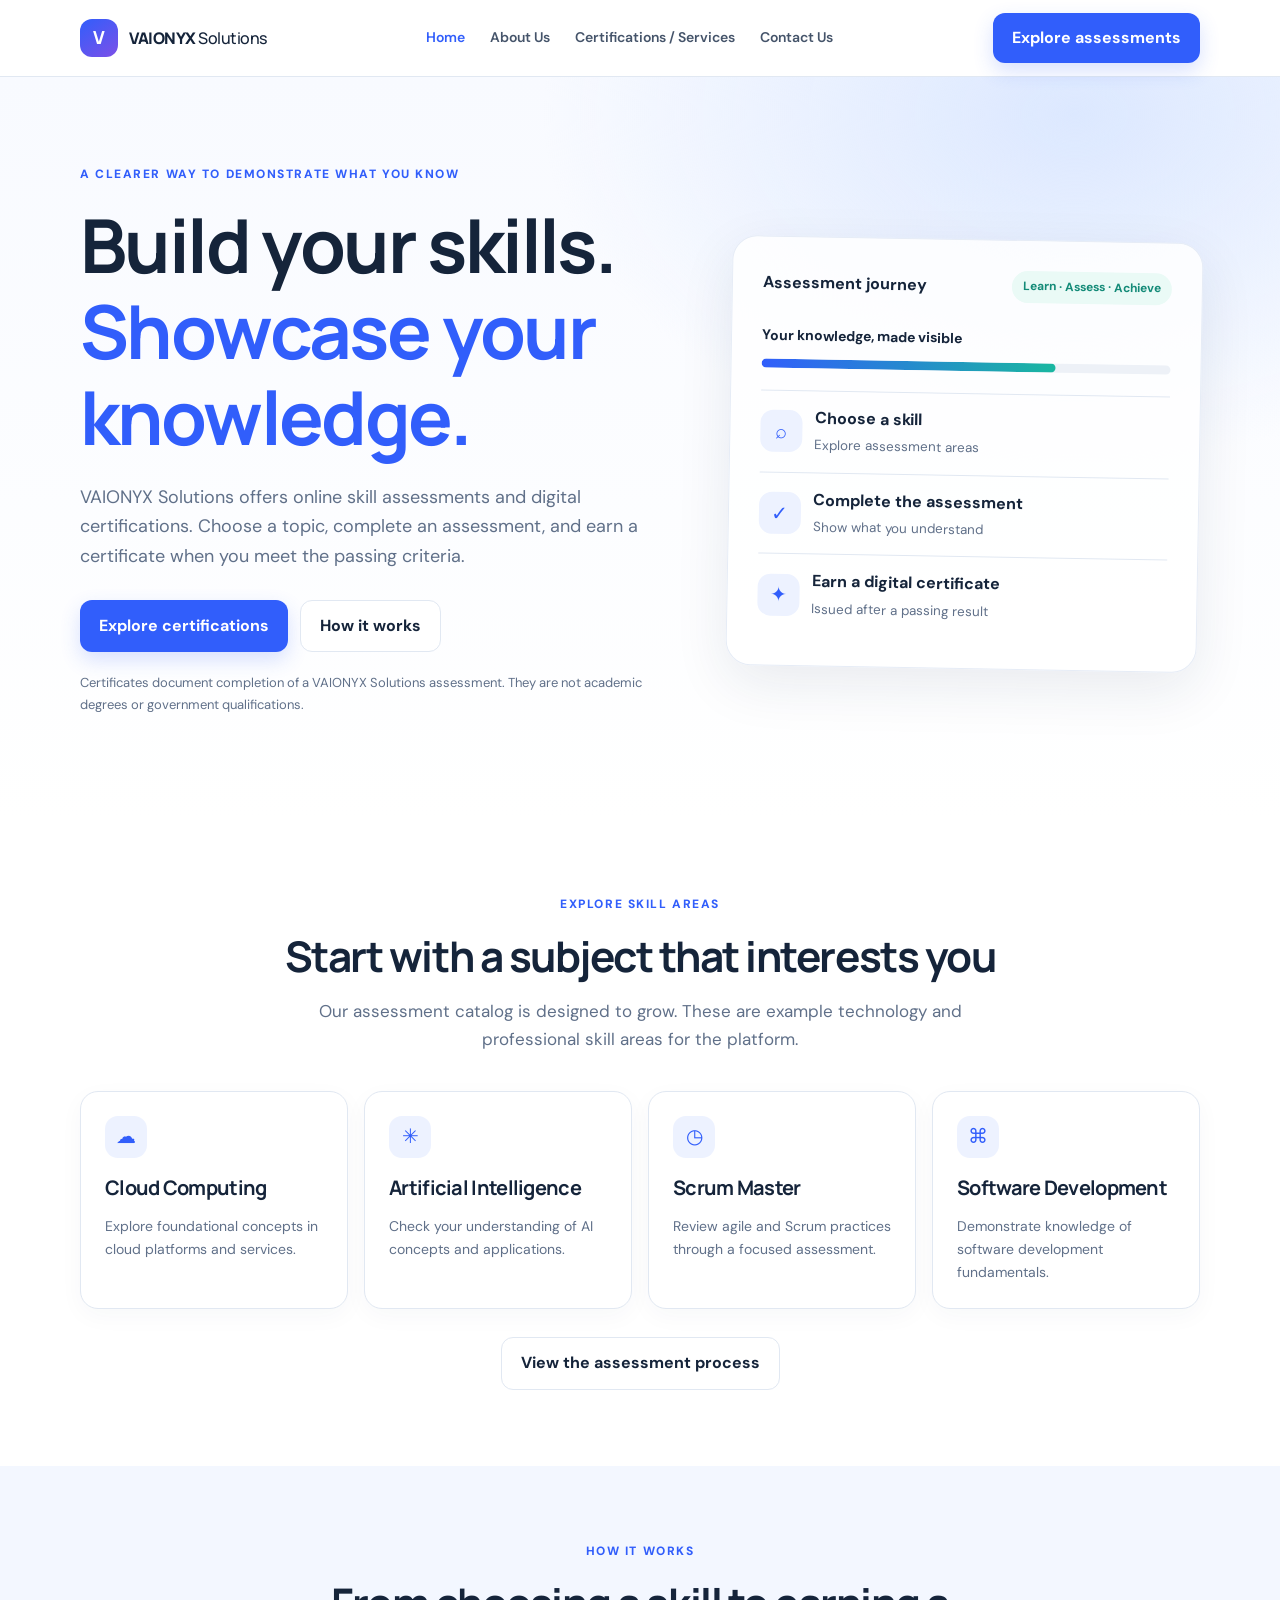
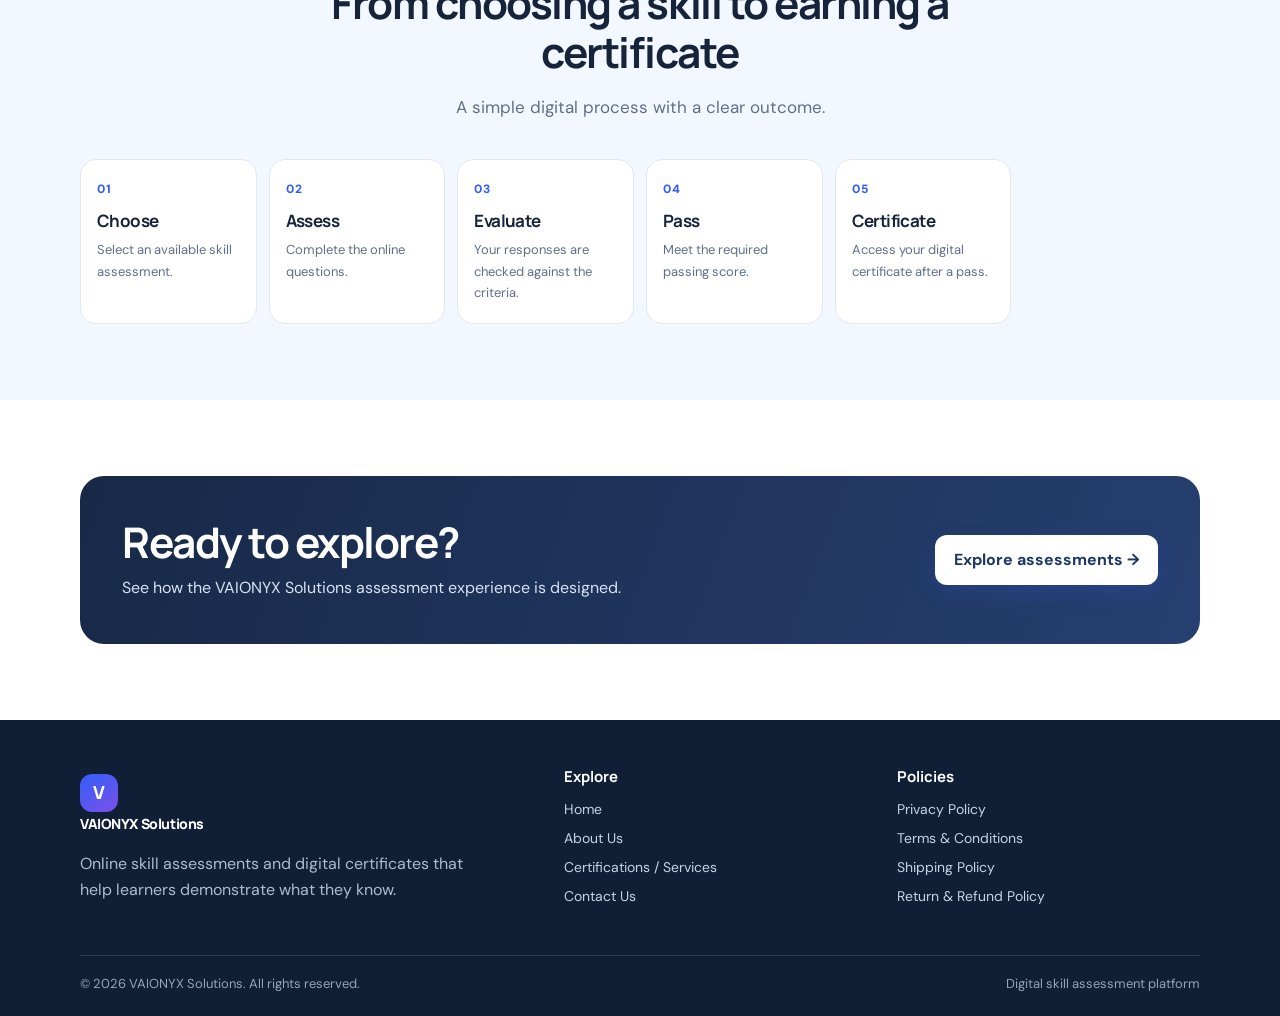
<file: index.html>
<!doctype html><html lang="en"><head><meta charset="utf-8"><meta name="viewport" content="width=device-width, initial-scale=1"><meta name="description" content="Explore online skill assessments and earn a VAIONYX Solutions digital certificate after meeting the assessment passing criteria."><title>Online Skill Assessments & Digital Certifications | VAIONYX Solutions</title><link rel="stylesheet" href="styles.css"></head><body><header class="topbar"><div class="wrap nav"><a class="brand" href="index.html"><span class="mark">V</span><span>VAIONYX <span style="font-weight:500">Solutions</span></span></a><nav class="links" aria-label="Main navigation"><a class="active" href="index.html">Home</a><a class="" href="about.html">About Us</a><a class="" href="services.html">Certifications / Services</a><a class="" href="contact.html">Contact Us</a></nav><a class="btn" href="services.html">Explore assessments</a></div></header><main><section class="hero"><div class="wrap hero-grid"><div><div class="eyebrow">A clearer way to demonstrate what you know</div><h1>Build your skills.<br><span style="color:var(--blue)">Showcase your knowledge.</span></h1><p>VAIONYX Solutions offers online skill assessments and digital certifications. Choose a topic, complete an assessment, and earn a certificate when you meet the passing criteria.</p><div class="actions"><a class="btn" href="services.html">Explore certifications</a><a class="btn secondary" href="about.html">How it works</a></div><p style="font-size:13px;margin-top:20px">Certificates document completion of a VAIONYX Solutions assessment. They are not academic degrees or government qualifications.</p></div><div class="visual"><div class="visual-top"><span>Assessment journey</span><span class="pill">Learn · Assess · Achieve</span></div><div style="font-size:14px;font-weight:700">Your knowledge, made visible</div><div class="progress"><span></span></div><div class="mini-row"><span class="mini-icon">⌕</span><div><strong>Choose a skill</strong><small>Explore assessment areas</small></div></div><div class="mini-row"><span class="mini-icon">✓</span><div><strong>Complete the assessment</strong><small>Show what you understand</small></div></div><div class="mini-row"><span class="mini-icon">✦</span><div><strong>Earn a digital certificate</strong><small>Issued after a passing result</small></div></div></div></div></section><section class="section"><div class="wrap"><div class="center"><div class="eyebrow">Explore skill areas</div><h2>Start with a subject that interests you</h2><p>Our assessment catalog is designed to grow. These are example technology and professional skill areas for the platform.</p></div><div class="grid"><article class="card"><div class="icon">☁</div><h3>Cloud Computing</h3><p>Explore foundational concepts in cloud platforms and services.</p></article><article class="card"><div class="icon">✳</div><h3>Artificial Intelligence</h3><p>Check your understanding of AI concepts and applications.</p></article><article class="card"><div class="icon">◷</div><h3>Scrum Master</h3><p>Review agile and Scrum practices through a focused assessment.</p></article><article class="card"><div class="icon">⌘</div><h3>Software Development</h3><p>Demonstrate knowledge of software development fundamentals.</p></article></div><div style="text-align:center;margin-top:28px"><a class="btn secondary" href="services.html">View the assessment process</a></div></div></section><section class="section soft"><div class="wrap"><div class="center"><div class="eyebrow">How it works</div><h2>From choosing a skill to earning a certificate</h2><p>A simple digital process with a clear outcome.</p></div><div class="steps"><article class="step"><div class="num">01</div><h3>Choose</h3><p>Select an available skill assessment.</p></article><article class="step"><div class="num">02</div><h3>Assess</h3><p>Complete the online questions.</p></article><article class="step"><div class="num">03</div><h3>Evaluate</h3><p>Your responses are checked against the criteria.</p></article><article class="step"><div class="num">04</div><h3>Pass</h3><p>Meet the required passing score.</p></article><article class="step"><div class="num">05</div><h3>Certificate</h3><p>Access your digital certificate after a pass.</p></article></div></div></section><section class="section"><div class="wrap"><div class="callout"><div><h2>Ready to explore?</h2><p>See how the VAIONYX Solutions assessment experience is designed.</p></div><a class="btn" href="services.html">Explore assessments →</a></div></div></section></main><footer class="footer"><div class="wrap"><div class="footer-grid"><div><a class="brand" href="index.html" style="color:#fff"><span class="mark">V</span><span>VAIONYX Solutions</span></a><p style="margin-top:16px">Online skill assessments and digital certificates that help learners demonstrate what they know.</p></div><div><h3>Explore</h3><a href="index.html">Home</a><a href="about.html">About Us</a><a href="services.html">Certifications / Services</a><a href="contact.html">Contact Us</a></div><div><h3>Policies</h3><a href="privacy-policy.html">Privacy Policy</a><a href="terms.html">Terms & Conditions</a><a href="shipping-policy.html">Shipping Policy</a><a href="refund-policy.html">Return & Refund Policy</a></div></div><div class="copyright"><span>© 2026 VAIONYX Solutions. All rights reserved.</span><span>Digital skill assessment platform</span></div></div></footer></body></html>
</file>
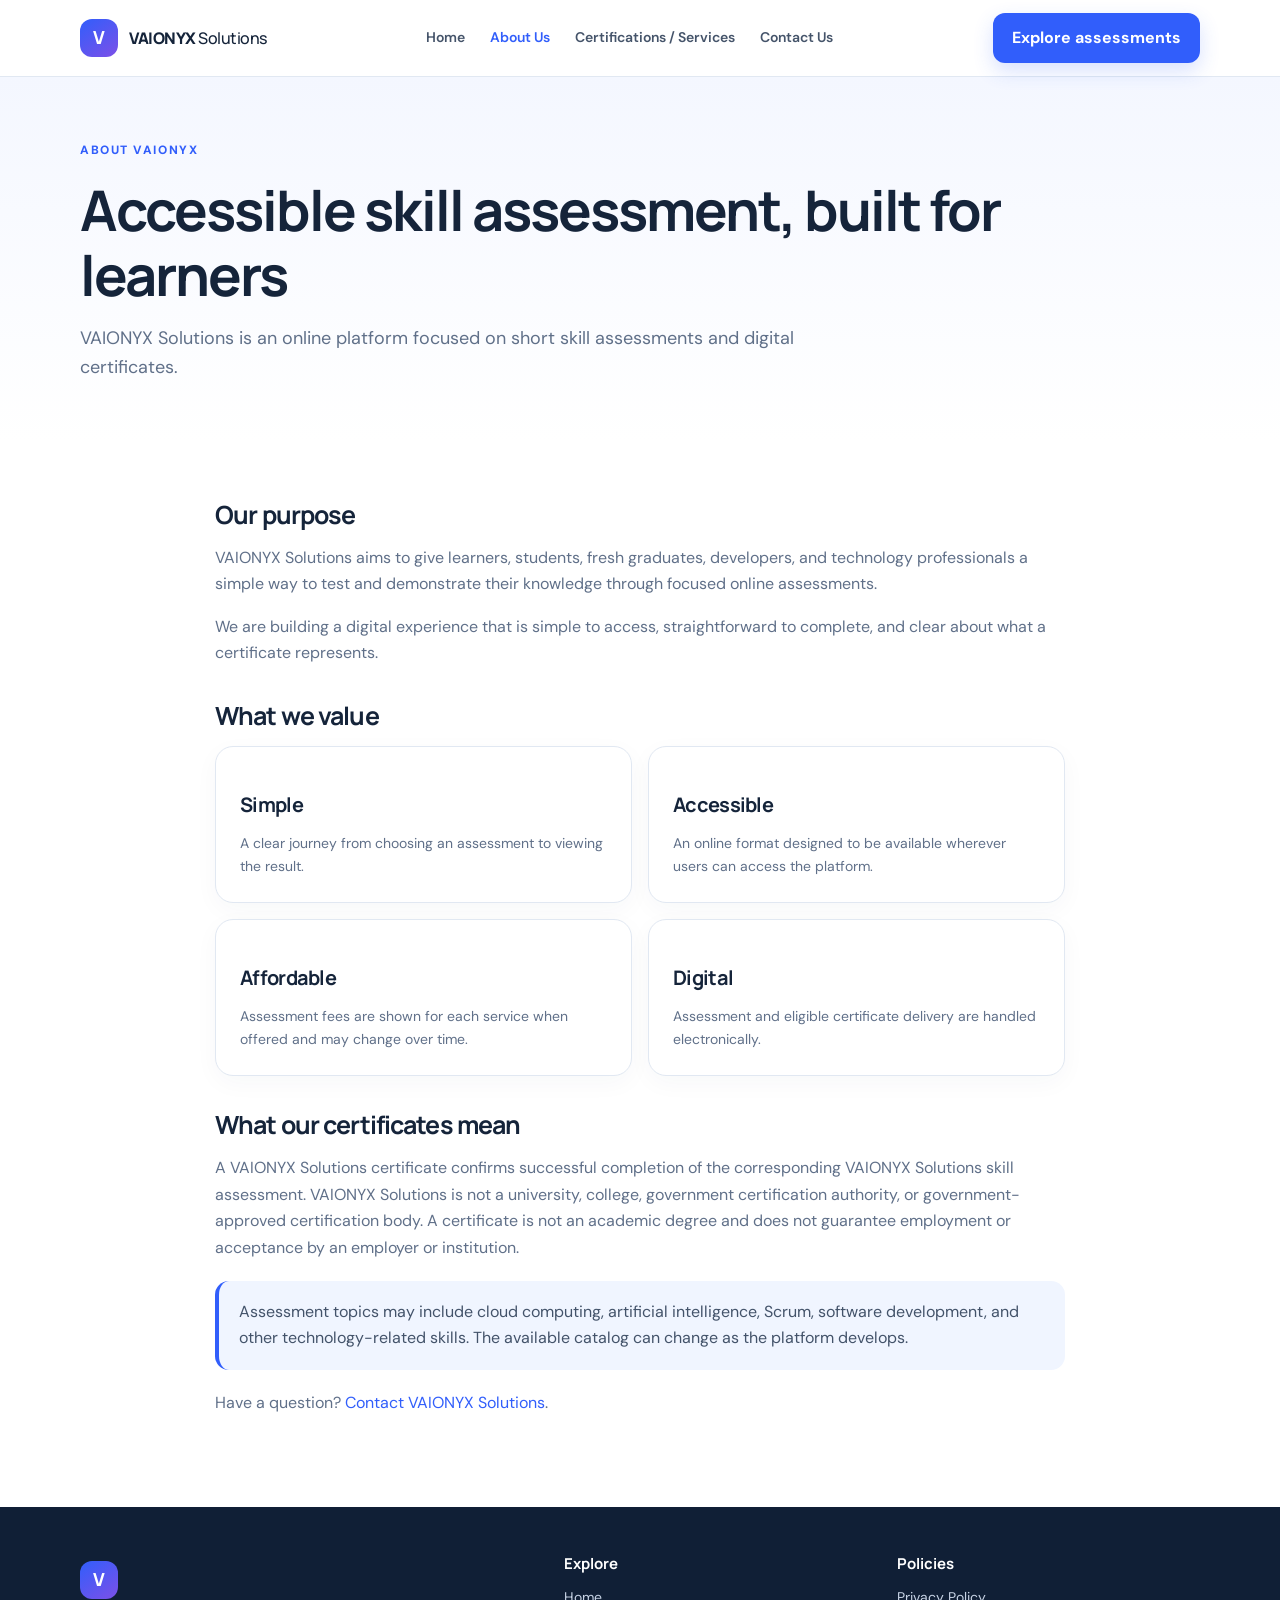
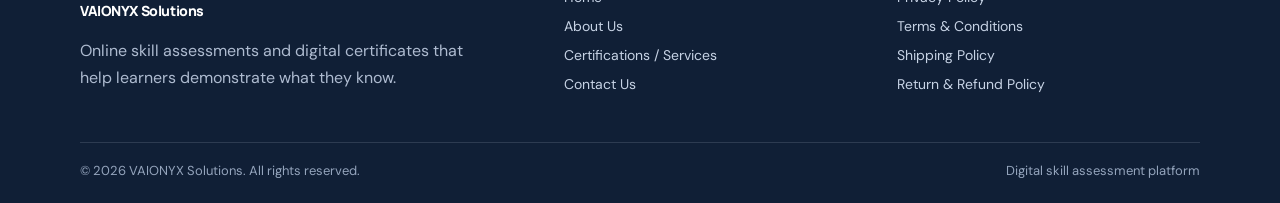
<file: about.html>
<!doctype html><html lang="en"><head><meta charset="utf-8"><meta name="viewport" content="width=device-width, initial-scale=1"><meta name="description" content="Learn about VAIONYX Solutions, an online skill assessment and digital certification platform."><title>About Us | VAIONYX Solutions</title><link rel="stylesheet" href="styles.css"></head><body><header class="topbar"><div class="wrap nav"><a class="brand" href="index.html"><span class="mark">V</span><span>VAIONYX <span style="font-weight:500">Solutions</span></span></a><nav class="links" aria-label="Main navigation"><a class="" href="index.html">Home</a><a class="active" href="about.html">About Us</a><a class="" href="services.html">Certifications / Services</a><a class="" href="contact.html">Contact Us</a></nav><a class="btn" href="services.html">Explore assessments</a></div></header><section class="page-hero"><div class="wrap"><div class="eyebrow">About VAIONYX</div><h1 style="font-size:clamp(2.2rem,5vw,3.5rem)">Accessible skill assessment, built for learners</h1><p>VAIONYX Solutions is an online platform focused on short skill assessments and digital certificates.</p></div></section><main class="wrap prose"><h2>Our purpose</h2><p>VAIONYX Solutions aims to give learners, students, fresh graduates, developers, and technology professionals a simple way to test and demonstrate their knowledge through focused online assessments.</p><p>We are building a digital experience that is simple to access, straightforward to complete, and clear about what a certificate represents.</p><h2>What we value</h2><div class="grid" style="grid-template-columns:repeat(2,1fr)"><article class="card"><h3>Simple</h3><p>A clear journey from choosing an assessment to viewing the result.</p></article><article class="card"><h3>Accessible</h3><p>An online format designed to be available wherever users can access the platform.</p></article><article class="card"><h3>Affordable</h3><p>Assessment fees are shown for each service when offered and may change over time.</p></article><article class="card"><h3>Digital</h3><p>Assessment and eligible certificate delivery are handled electronically.</p></article></div><h2>What our certificates mean</h2><p>A VAIONYX Solutions certificate confirms successful completion of the corresponding VAIONYX Solutions skill assessment. VAIONYX Solutions is not a university, college, government certification authority, or government-approved certification body. A certificate is not an academic degree and does not guarantee employment or acceptance by an employer or institution.</p><div class="note">Assessment topics may include cloud computing, artificial intelligence, Scrum, software development, and other technology-related skills. The available catalog can change as the platform develops.</div><p>Have a question? <a href="contact.html">Contact VAIONYX Solutions</a>.</p></main><footer class="footer"><div class="wrap"><div class="footer-grid"><div><a class="brand" href="index.html" style="color:#fff"><span class="mark">V</span><span>VAIONYX Solutions</span></a><p style="margin-top:16px">Online skill assessments and digital certificates that help learners demonstrate what they know.</p></div><div><h3>Explore</h3><a href="index.html">Home</a><a href="about.html">About Us</a><a href="services.html">Certifications / Services</a><a href="contact.html">Contact Us</a></div><div><h3>Policies</h3><a href="privacy-policy.html">Privacy Policy</a><a href="terms.html">Terms & Conditions</a><a href="shipping-policy.html">Shipping Policy</a><a href="refund-policy.html">Return & Refund Policy</a></div></div><div class="copyright"><span>© 2026 VAIONYX Solutions. All rights reserved.</span><span>Digital skill assessment platform</span></div></div></footer></body></html>
</file>
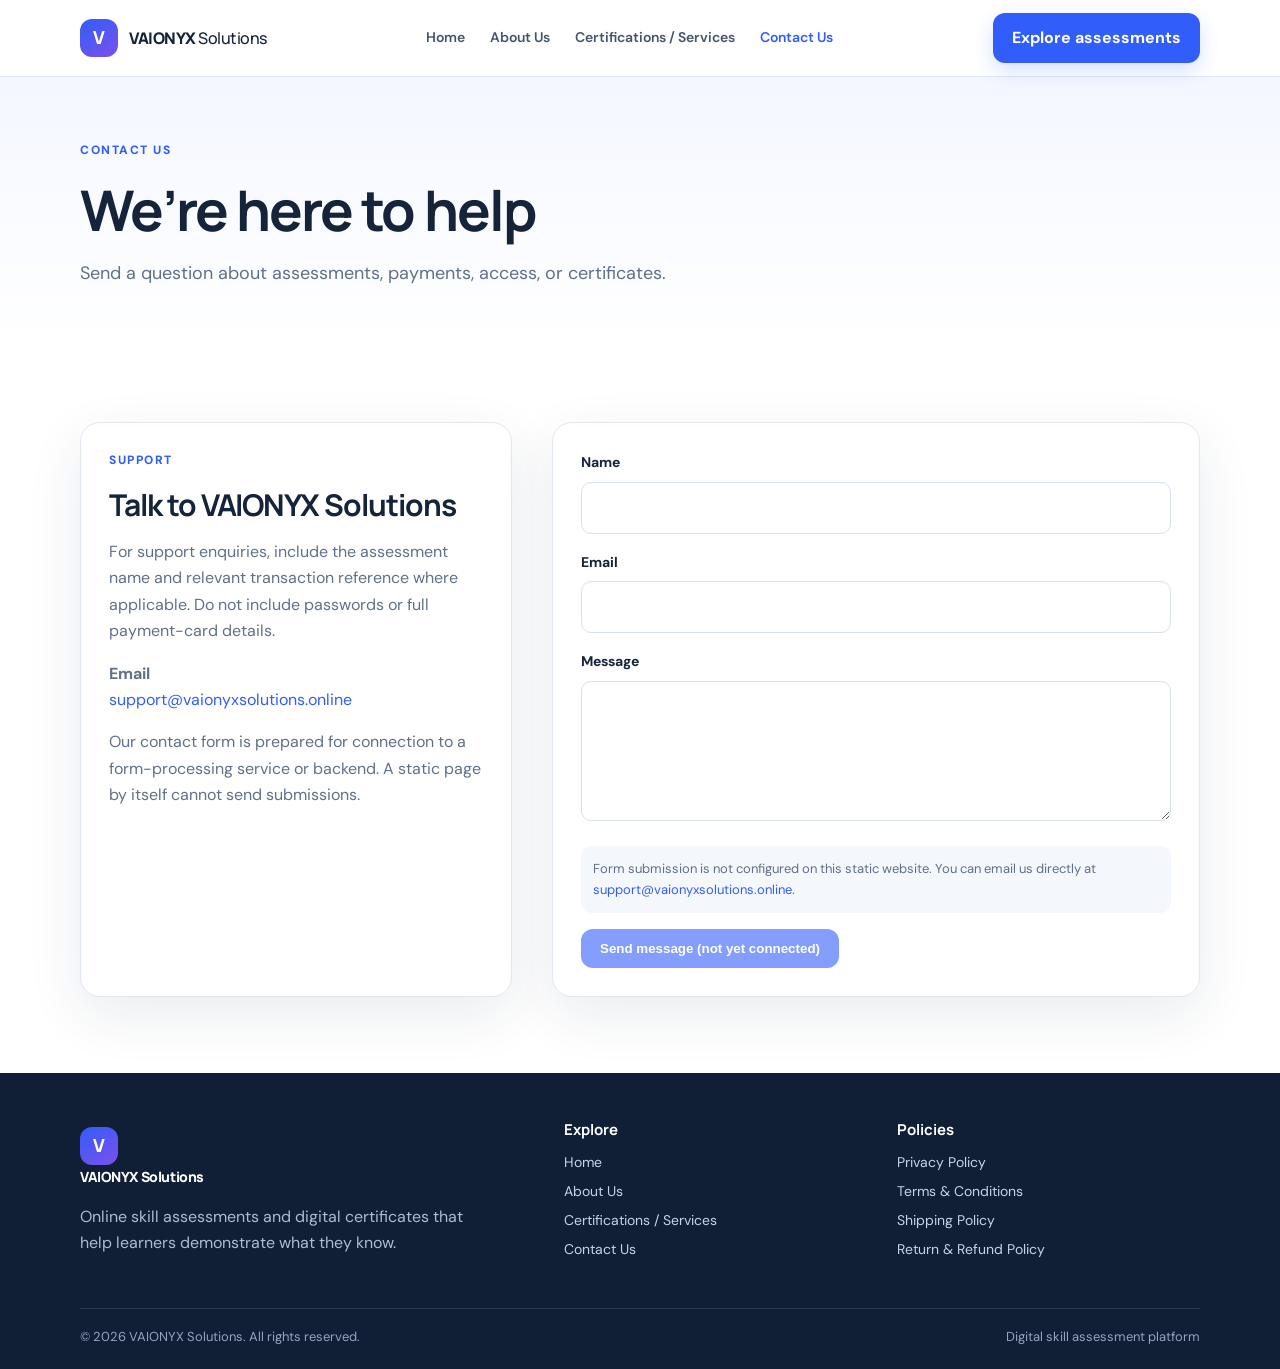
<file: contact.html>
<!doctype html><html lang="en"><head><meta charset="utf-8"><meta name="viewport" content="width=device-width, initial-scale=1"><meta name="description" content="Contact VAIONYX Solutions about online assessments, payment questions, and digital certificates."><title>Contact Us | VAIONYX Solutions</title><link rel="stylesheet" href="styles.css"></head><body><header class="topbar"><div class="wrap nav"><a class="brand" href="index.html"><span class="mark">V</span><span>VAIONYX <span style="font-weight:500">Solutions</span></span></a><nav class="links" aria-label="Main navigation"><a class="" href="index.html">Home</a><a class="" href="about.html">About Us</a><a class="" href="services.html">Certifications / Services</a><a class="active" href="contact.html">Contact Us</a></nav><a class="btn" href="services.html">Explore assessments</a></div></header><section class="page-hero"><div class="wrap"><div class="eyebrow">Contact Us</div><h1 style="font-size:clamp(2.2rem,5vw,3.5rem)">We’re here to help</h1><p>Send a question about assessments, payments, access, or certificates.</p></div></section><main class="section"><div class="wrap contact-grid"><section class="contact-card"><div class="eyebrow">Support</div><h2 style="font-size:30px">Talk to VAIONYX Solutions</h2><p>For support enquiries, include the assessment name and relevant transaction reference where applicable. Do not include passwords or full payment-card details.</p><p><strong>Email</strong><br><a href="mailto:support@vaionyxsolutions.online">support@vaionyxsolutions.online</a></p><p>Our contact form is prepared for connection to a form-processing service or backend. A static page by itself cannot send submissions.</p></section><form action="#" method="post" onsubmit="return false"><label for="name">Name</label><input id="name" name="name" autocomplete="name" required><label for="email">Email</label><input id="email" name="email" type="email" autocomplete="email" required><label for="message">Message</label><textarea id="message" name="message" required></textarea><p class="form-note">Form submission is not configured on this static website. You can email us directly at <a href="mailto:support@vaionyxsolutions.online">support@vaionyxsolutions.online</a>.</p><button class="btn" type="submit" disabled aria-disabled="true" style="opacity:.6;box-shadow:none">Send message (not yet connected)</button></form></div></main><footer class="footer"><div class="wrap"><div class="footer-grid"><div><a class="brand" href="index.html" style="color:#fff"><span class="mark">V</span><span>VAIONYX Solutions</span></a><p style="margin-top:16px">Online skill assessments and digital certificates that help learners demonstrate what they know.</p></div><div><h3>Explore</h3><a href="index.html">Home</a><a href="about.html">About Us</a><a href="services.html">Certifications / Services</a><a href="contact.html">Contact Us</a></div><div><h3>Policies</h3><a href="privacy-policy.html">Privacy Policy</a><a href="terms.html">Terms & Conditions</a><a href="shipping-policy.html">Shipping Policy</a><a href="refund-policy.html">Return & Refund Policy</a></div></div><div class="copyright"><span>© 2026 VAIONYX Solutions. All rights reserved.</span><span>Digital skill assessment platform</span></div></div></footer></body></html>
</file>
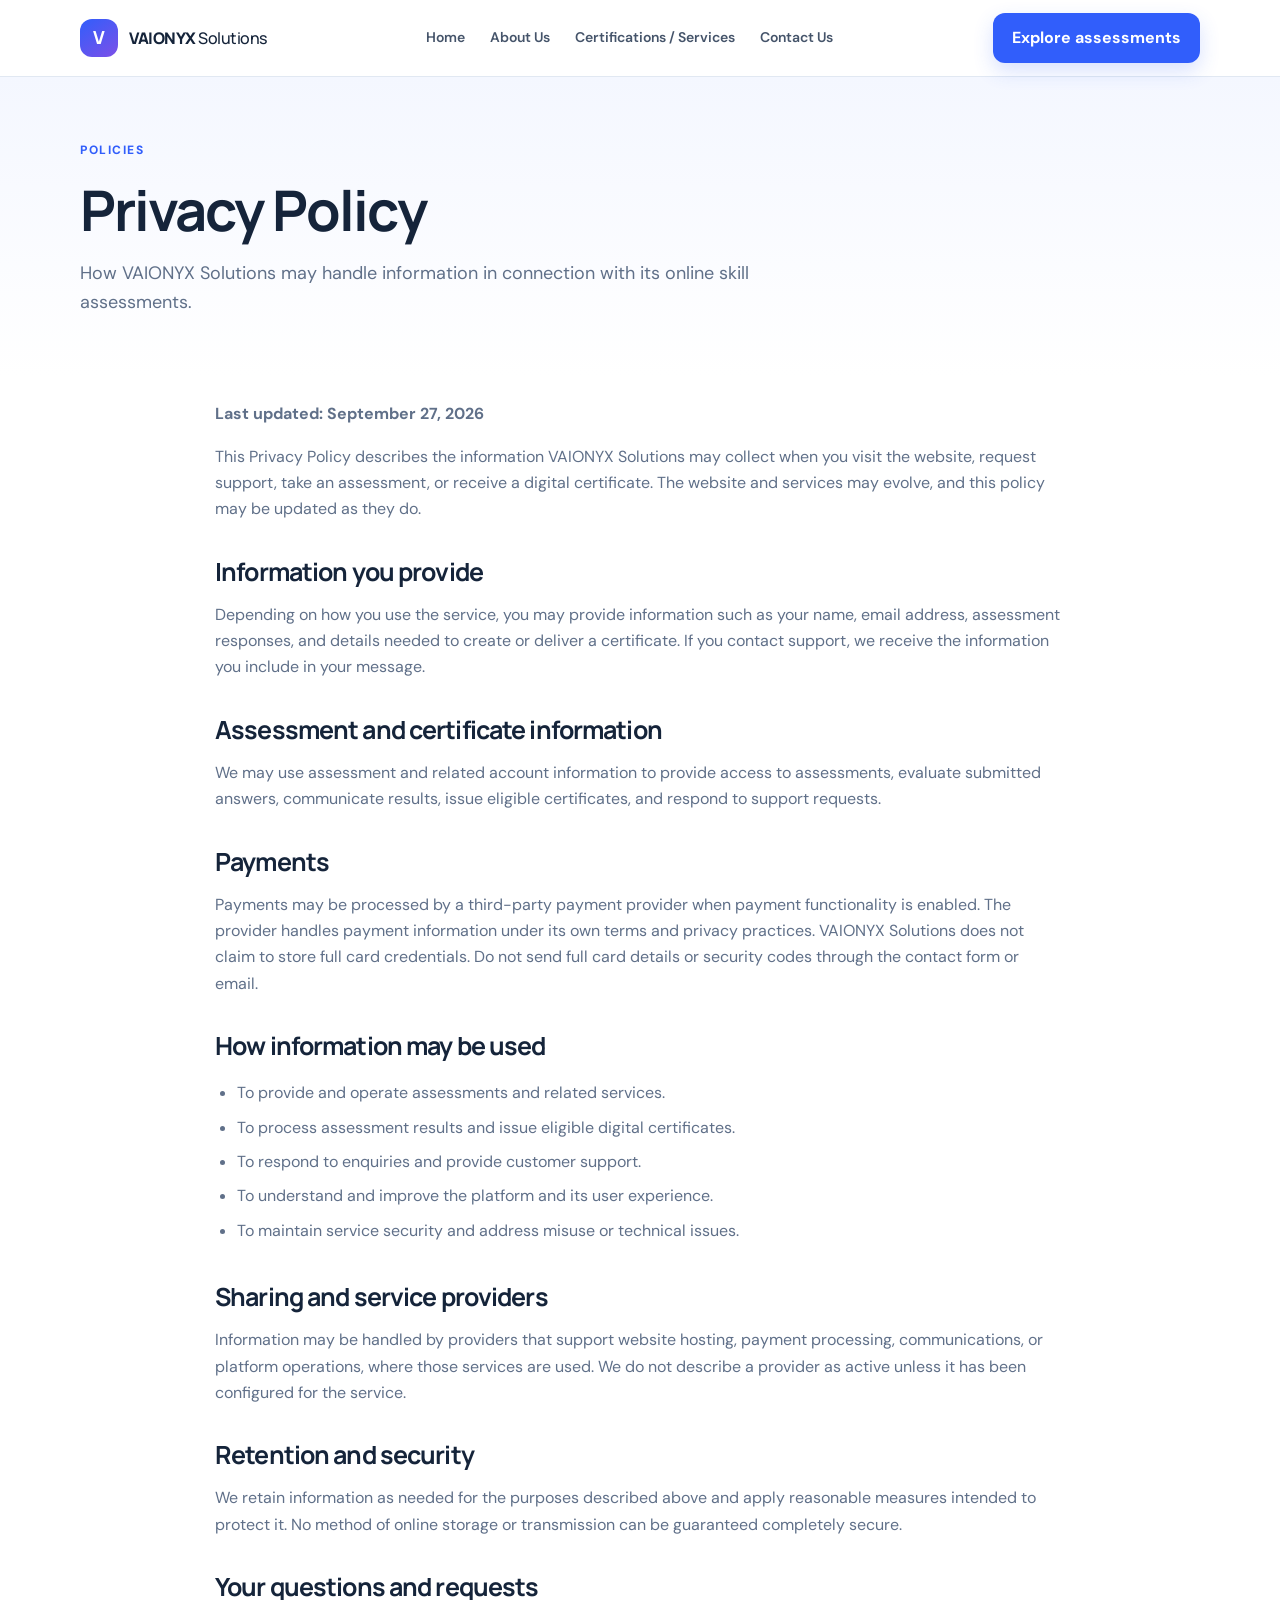
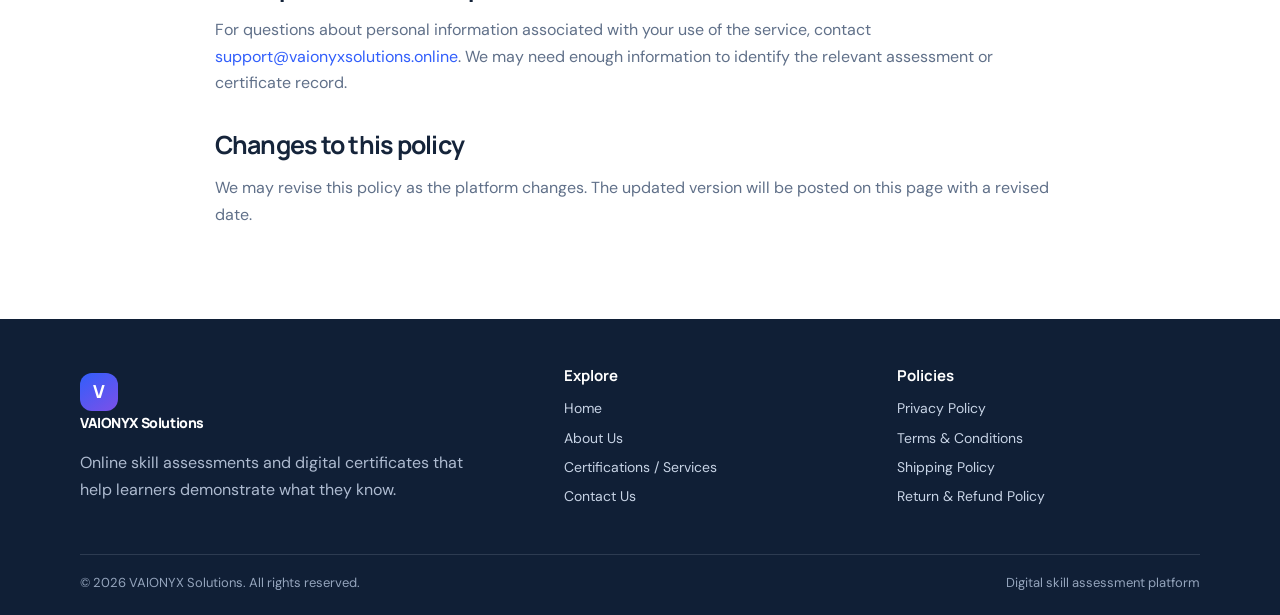
<file: privacy-policy.html>
<!doctype html><html lang="en"><head><meta charset="utf-8"><meta name="viewport" content="width=device-width, initial-scale=1"><meta name="description" content="Privacy information for visitors and users of VAIONYX Solutions skill assessments and digital certificates."><title>Privacy Policy | VAIONYX Solutions</title><link rel="stylesheet" href="styles.css"></head><body><header class="topbar"><div class="wrap nav"><a class="brand" href="index.html"><span class="mark">V</span><span>VAIONYX <span style="font-weight:500">Solutions</span></span></a><nav class="links" aria-label="Main navigation"><a class="" href="index.html">Home</a><a class="" href="about.html">About Us</a><a class="" href="services.html">Certifications / Services</a><a class="" href="contact.html">Contact Us</a></nav><a class="btn" href="services.html">Explore assessments</a></div></header><section class="page-hero"><div class="wrap"><div class="eyebrow">Policies</div><h1 style="font-size:clamp(2.2rem,5vw,3.5rem)">Privacy Policy</h1><p>How VAIONYX Solutions may handle information in connection with its online skill assessments.</p></div></section><main class="wrap prose"><p><strong>Last updated: September 27, 2026</strong></p><p>This Privacy Policy describes the information VAIONYX Solutions may collect when you visit the website, request support, take an assessment, or receive a digital certificate. The website and services may evolve, and this policy may be updated as they do.</p><h2>Information you provide</h2><p>Depending on how you use the service, you may provide information such as your name, email address, assessment responses, and details needed to create or deliver a certificate. If you contact support, we receive the information you include in your message.</p><h2>Assessment and certificate information</h2><p>We may use assessment and related account information to provide access to assessments, evaluate submitted answers, communicate results, issue eligible certificates, and respond to support requests.</p><h2>Payments</h2><p>Payments may be processed by a third-party payment provider when payment functionality is enabled. The provider handles payment information under its own terms and privacy practices. VAIONYX Solutions does not claim to store full card credentials. Do not send full card details or security codes through the contact form or email.</p><h2>How information may be used</h2><ul><li>To provide and operate assessments and related services.</li><li>To process assessment results and issue eligible digital certificates.</li><li>To respond to enquiries and provide customer support.</li><li>To understand and improve the platform and its user experience.</li><li>To maintain service security and address misuse or technical issues.</li></ul><h2>Sharing and service providers</h2><p>Information may be handled by providers that support website hosting, payment processing, communications, or platform operations, where those services are used. We do not describe a provider as active unless it has been configured for the service.</p><h2>Retention and security</h2><p>We retain information as needed for the purposes described above and apply reasonable measures intended to protect it. No method of online storage or transmission can be guaranteed completely secure.</p><h2>Your questions and requests</h2><p>For questions about personal information associated with your use of the service, contact <a href="mailto:support@vaionyxsolutions.online">support@vaionyxsolutions.online</a>. We may need enough information to identify the relevant assessment or certificate record.</p><h2>Changes to this policy</h2><p>We may revise this policy as the platform changes. The updated version will be posted on this page with a revised date.</p></main><footer class="footer"><div class="wrap"><div class="footer-grid"><div><a class="brand" href="index.html" style="color:#fff"><span class="mark">V</span><span>VAIONYX Solutions</span></a><p style="margin-top:16px">Online skill assessments and digital certificates that help learners demonstrate what they know.</p></div><div><h3>Explore</h3><a href="index.html">Home</a><a href="about.html">About Us</a><a href="services.html">Certifications / Services</a><a href="contact.html">Contact Us</a></div><div><h3>Policies</h3><a href="privacy-policy.html">Privacy Policy</a><a href="terms.html">Terms & Conditions</a><a href="shipping-policy.html">Shipping Policy</a><a href="refund-policy.html">Return & Refund Policy</a></div></div><div class="copyright"><span>© 2026 VAIONYX Solutions. All rights reserved.</span><span>Digital skill assessment platform</span></div></div></footer></body></html>
</file>
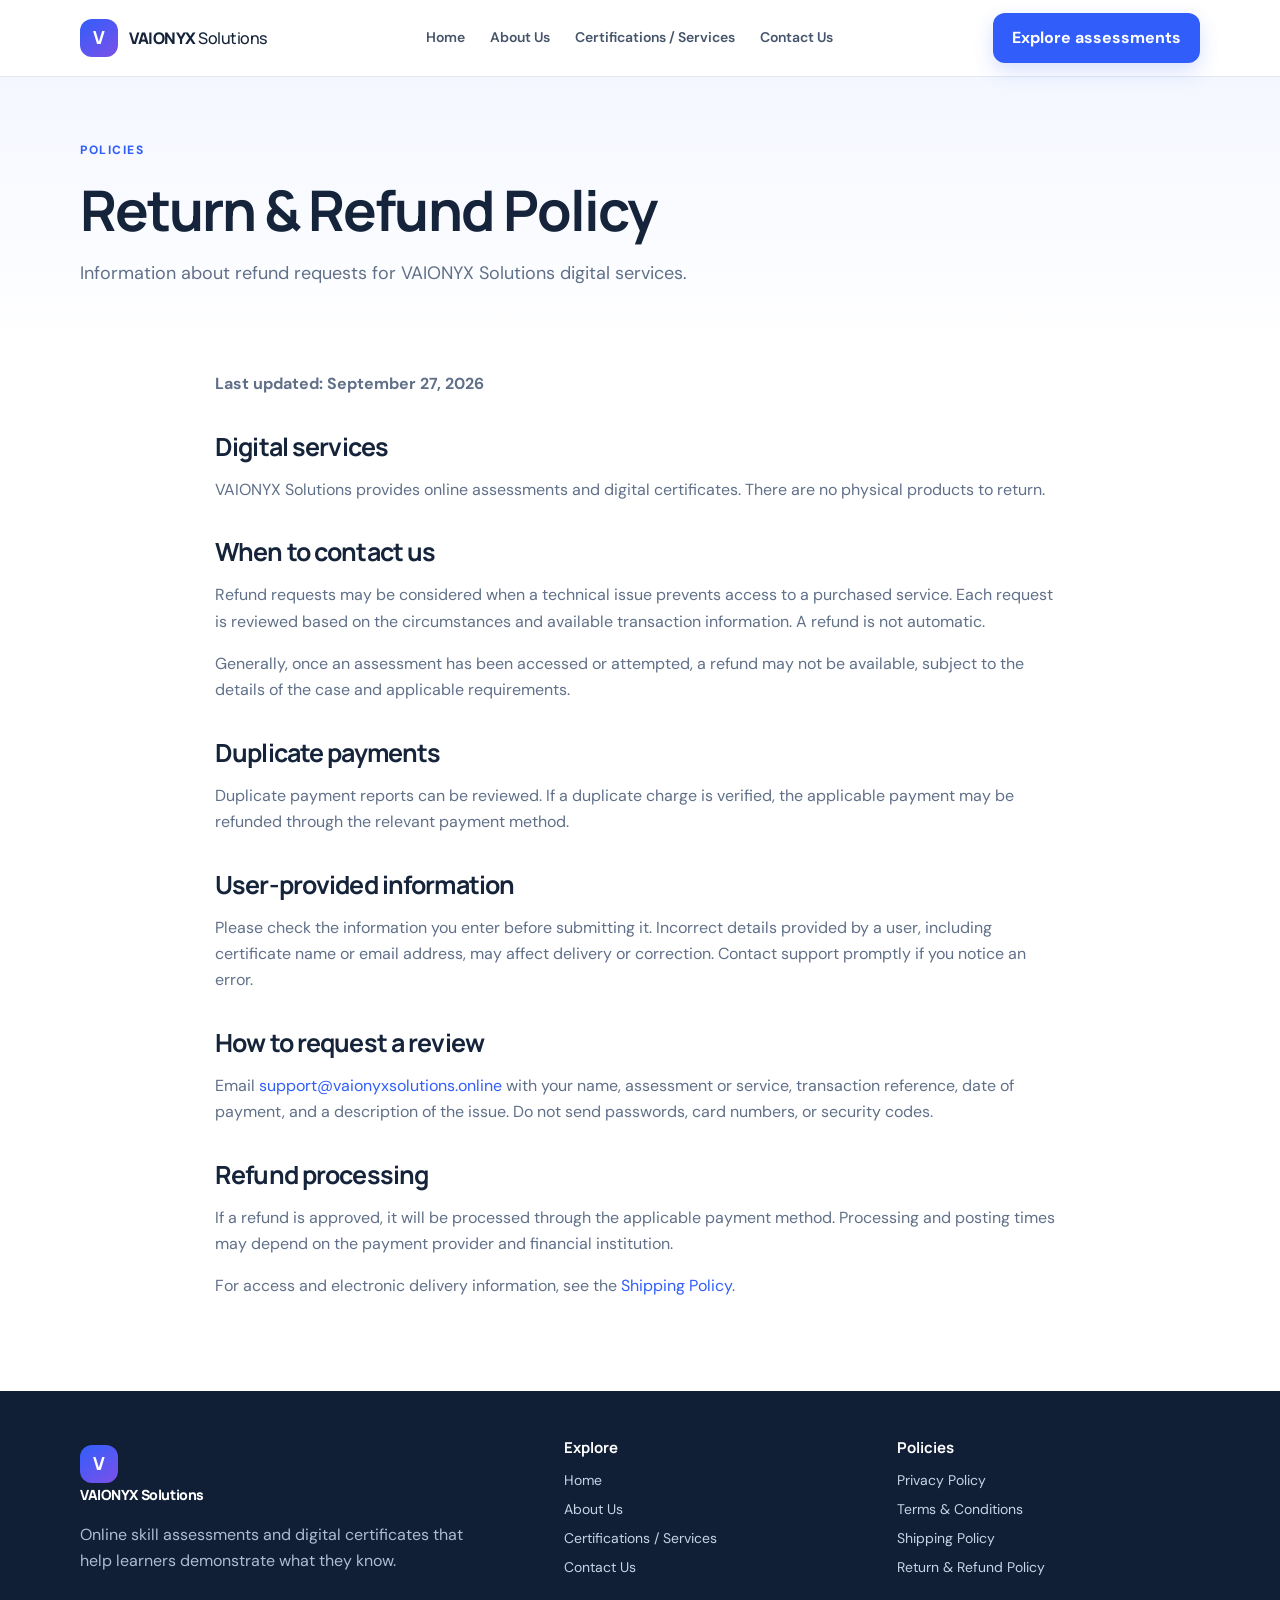
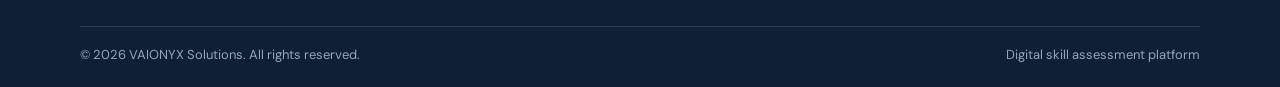
<file: refund-policy.html>
<!doctype html><html lang="en"><head><meta charset="utf-8"><meta name="viewport" content="width=device-width, initial-scale=1"><meta name="description" content="Refund request information for VAIONYX Solutions digital assessment services."><title>Return & Refund Policy | VAIONYX Solutions</title><link rel="stylesheet" href="styles.css"></head><body><header class="topbar"><div class="wrap nav"><a class="brand" href="index.html"><span class="mark">V</span><span>VAIONYX <span style="font-weight:500">Solutions</span></span></a><nav class="links" aria-label="Main navigation"><a class="" href="index.html">Home</a><a class="" href="about.html">About Us</a><a class="" href="services.html">Certifications / Services</a><a class="" href="contact.html">Contact Us</a></nav><a class="btn" href="services.html">Explore assessments</a></div></header><section class="page-hero"><div class="wrap"><div class="eyebrow">Policies</div><h1 style="font-size:clamp(2.2rem,5vw,3.5rem)">Return & Refund Policy</h1><p>Information about refund requests for VAIONYX Solutions digital services.</p></div></section><main class="wrap prose"><p><strong>Last updated: September 27, 2026</strong></p><h2>Digital services</h2><p>VAIONYX Solutions provides online assessments and digital certificates. There are no physical products to return.</p><h2>When to contact us</h2><p>Refund requests may be considered when a technical issue prevents access to a purchased service. Each request is reviewed based on the circumstances and available transaction information. A refund is not automatic.</p><p>Generally, once an assessment has been accessed or attempted, a refund may not be available, subject to the details of the case and applicable requirements.</p><h2>Duplicate payments</h2><p>Duplicate payment reports can be reviewed. If a duplicate charge is verified, the applicable payment may be refunded through the relevant payment method.</p><h2>User-provided information</h2><p>Please check the information you enter before submitting it. Incorrect details provided by a user, including certificate name or email address, may affect delivery or correction. Contact support promptly if you notice an error.</p><h2>How to request a review</h2><p>Email <a href="mailto:support@vaionyxsolutions.online">support@vaionyxsolutions.online</a> with your name, assessment or service, transaction reference, date of payment, and a description of the issue. Do not send passwords, card numbers, or security codes.</p><h2>Refund processing</h2><p>If a refund is approved, it will be processed through the applicable payment method. Processing and posting times may depend on the payment provider and financial institution.</p><p>For access and electronic delivery information, see the <a href="shipping-policy.html">Shipping Policy</a>.</p></main><footer class="footer"><div class="wrap"><div class="footer-grid"><div><a class="brand" href="index.html" style="color:#fff"><span class="mark">V</span><span>VAIONYX Solutions</span></a><p style="margin-top:16px">Online skill assessments and digital certificates that help learners demonstrate what they know.</p></div><div><h3>Explore</h3><a href="index.html">Home</a><a href="about.html">About Us</a><a href="services.html">Certifications / Services</a><a href="contact.html">Contact Us</a></div><div><h3>Policies</h3><a href="privacy-policy.html">Privacy Policy</a><a href="terms.html">Terms & Conditions</a><a href="shipping-policy.html">Shipping Policy</a><a href="refund-policy.html">Return & Refund Policy</a></div></div><div class="copyright"><span>© 2026 VAIONYX Solutions. All rights reserved.</span><span>Digital skill assessment platform</span></div></div></footer></body></html>
</file>
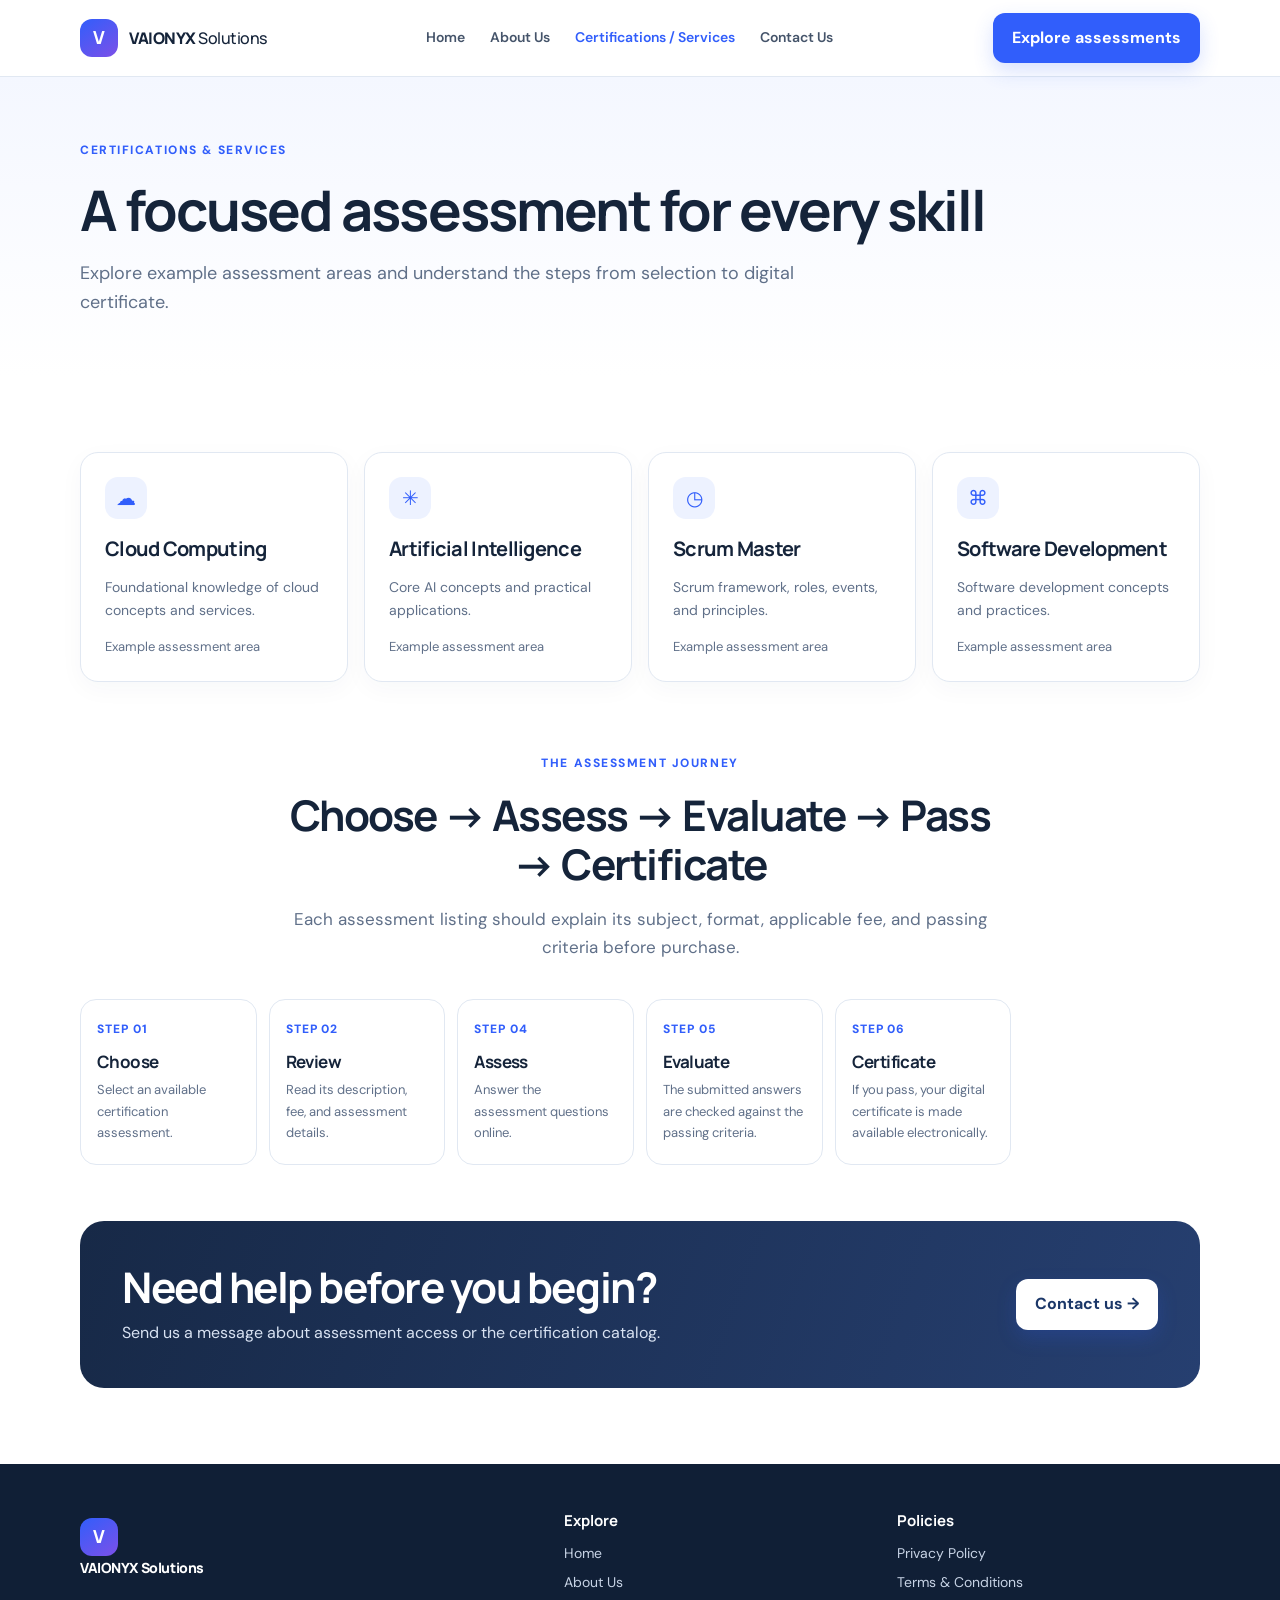
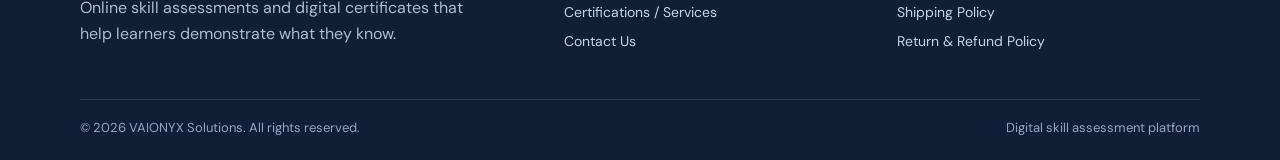
<file: services.html>
<!doctype html><html lang="en"><head><meta charset="utf-8"><meta name="viewport" content="width=device-width, initial-scale=1"><meta name="description" content="Review VAIONYX Solutions skill assessment areas and the process for receiving a digital certificate."><title>Certifications & Services | VAIONYX Solutions</title><link rel="stylesheet" href="styles.css"></head><body><header class="topbar"><div class="wrap nav"><a class="brand" href="index.html"><span class="mark">V</span><span>VAIONYX <span style="font-weight:500">Solutions</span></span></a><nav class="links" aria-label="Main navigation"><a class="" href="index.html">Home</a><a class="" href="about.html">About Us</a><a class="active" href="services.html">Certifications / Services</a><a class="" href="contact.html">Contact Us</a></nav><a class="btn" href="services.html">Explore assessments</a></div></header><section class="page-hero"><div class="wrap"><div class="eyebrow">Certifications & Services</div><h1 style="font-size:clamp(2.2rem,5vw,3.5rem)">A focused assessment for every skill</h1><p>Explore example assessment areas and understand the steps from selection to digital certificate.</p></div></section><main class="section"><div class="wrap"><div class="grid"><article class="card"><div class="icon">☁</div><h3>Cloud Computing</h3><p>Foundational knowledge of cloud concepts and services.</p><p style="margin-top:13px;font-size:13px">Example assessment area</p></article><article class="card"><div class="icon">✳</div><h3>Artificial Intelligence</h3><p>Core AI concepts and practical applications.</p><p style="margin-top:13px;font-size:13px">Example assessment area</p></article><article class="card"><div class="icon">◷</div><h3>Scrum Master</h3><p>Scrum framework, roles, events, and principles.</p><p style="margin-top:13px;font-size:13px">Example assessment area</p></article><article class="card"><div class="icon">⌘</div><h3>Software Development</h3><p>Software development concepts and practices.</p><p style="margin-top:13px;font-size:13px">Example assessment area</p></article></div><div class="center" style="margin-top:72px"><div class="eyebrow">The assessment journey</div><h2>Choose → Assess → Evaluate → Pass → Certificate</h2><p>Each assessment listing should explain its subject, format, applicable fee, and passing criteria before purchase.</p></div><div class="steps"><article class="step"><div class="num">STEP 01</div><h3>Choose</h3><p>Select an available certification assessment.</p></article><article class="step"><div class="num">STEP 02</div><h3>Review</h3><p>Read its description, fee, and assessment details.</p></article><article class="step"><div class="num">STEP 04</div><h3>Assess</h3><p>Answer the assessment questions online.</p></article><article class="step"><div class="num">STEP 05</div><h3>Evaluate</h3><p>The submitted answers are checked against the passing criteria.</p></article><article class="step"><div class="num">STEP 06</div><h3>Certificate</h3><p>If you pass, your digital certificate is made available electronically.</p></article></div><div class="callout" style="margin-top:56px"><div><h2>Need help before you begin?</h2><p>Send us a message about assessment access or the certification catalog.</p></div><a class="btn" href="contact.html">Contact us →</a></div></div></main><footer class="footer"><div class="wrap"><div class="footer-grid"><div><a class="brand" href="index.html" style="color:#fff"><span class="mark">V</span><span>VAIONYX Solutions</span></a><p style="margin-top:16px">Online skill assessments and digital certificates that help learners demonstrate what they know.</p></div><div><h3>Explore</h3><a href="index.html">Home</a><a href="about.html">About Us</a><a href="services.html">Certifications / Services</a><a href="contact.html">Contact Us</a></div><div><h3>Policies</h3><a href="privacy-policy.html">Privacy Policy</a><a href="terms.html">Terms & Conditions</a><a href="shipping-policy.html">Shipping Policy</a><a href="refund-policy.html">Return & Refund Policy</a></div></div><div class="copyright"><span>© 2026 VAIONYX Solutions. All rights reserved.</span><span>Digital skill assessment platform</span></div></div></footer></body></html>
</file>
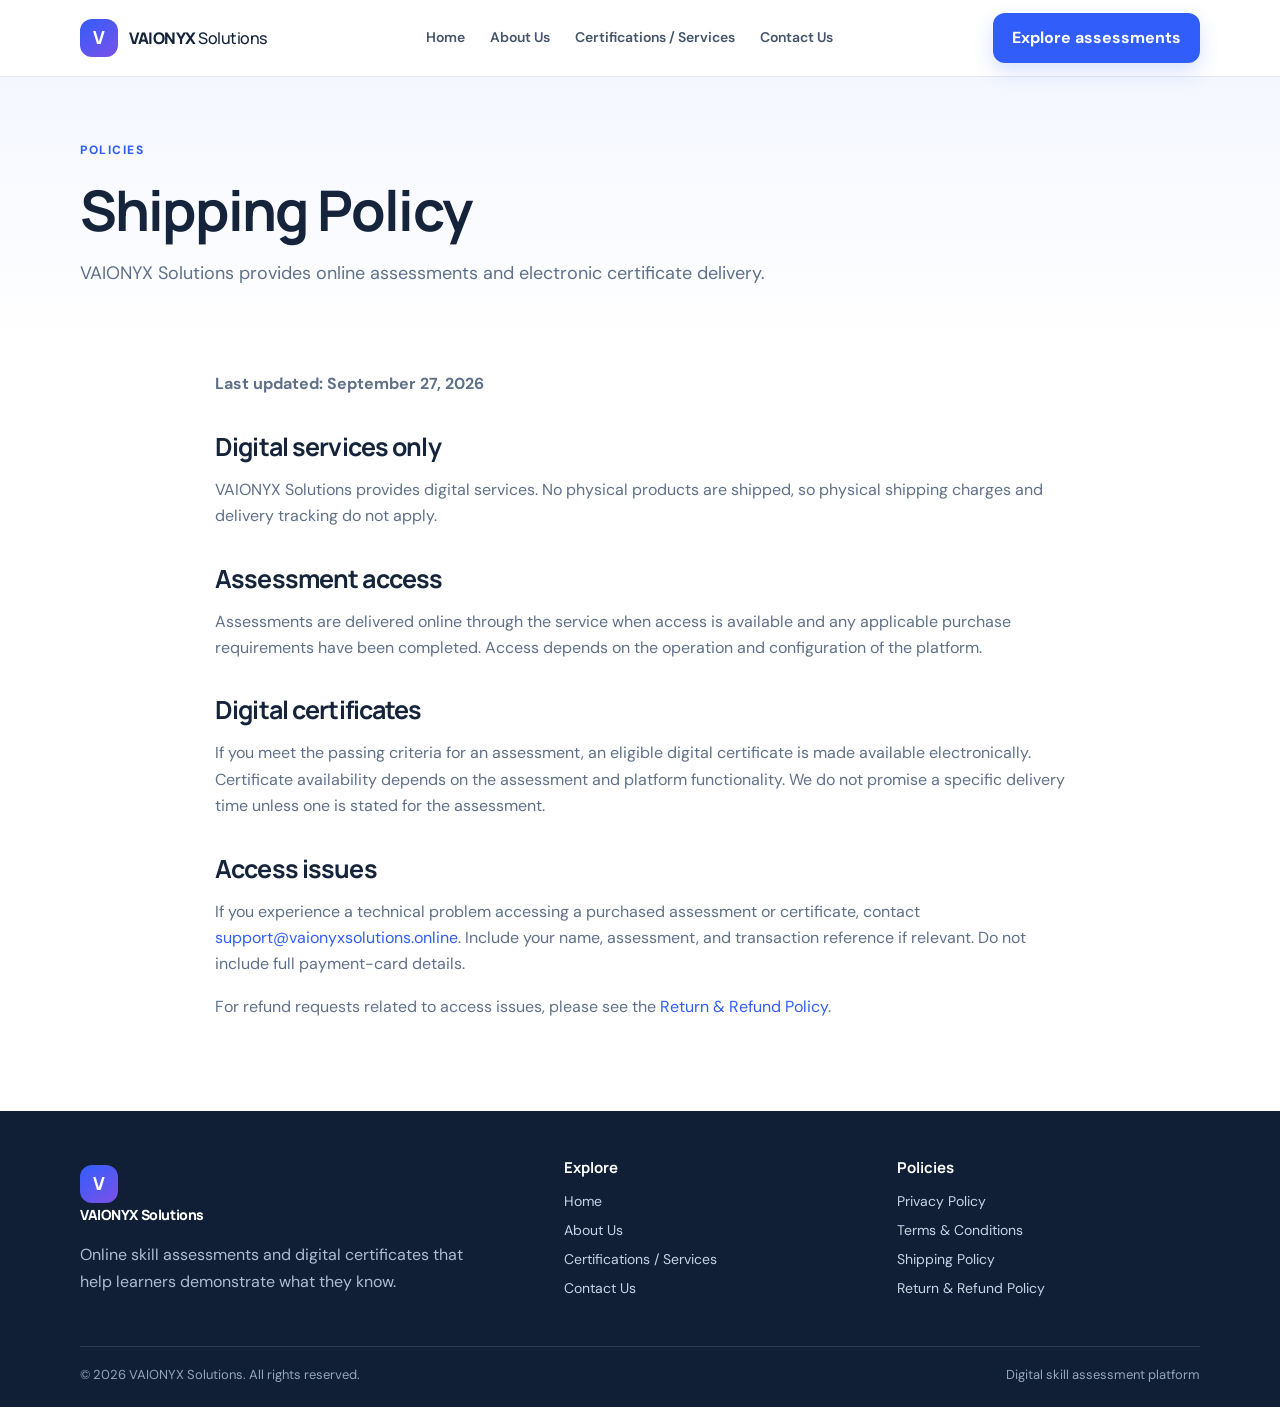
<file: shipping-policy.html>
<!doctype html><html lang="en"><head><meta charset="utf-8"><meta name="viewport" content="width=device-width, initial-scale=1"><meta name="description" content="Shipping and digital delivery information for VAIONYX Solutions online assessments and certificates."><title>Shipping Policy | VAIONYX Solutions</title><link rel="stylesheet" href="styles.css"></head><body><header class="topbar"><div class="wrap nav"><a class="brand" href="index.html"><span class="mark">V</span><span>VAIONYX <span style="font-weight:500">Solutions</span></span></a><nav class="links" aria-label="Main navigation"><a class="" href="index.html">Home</a><a class="" href="about.html">About Us</a><a class="" href="services.html">Certifications / Services</a><a class="" href="contact.html">Contact Us</a></nav><a class="btn" href="services.html">Explore assessments</a></div></header><section class="page-hero"><div class="wrap"><div class="eyebrow">Policies</div><h1 style="font-size:clamp(2.2rem,5vw,3.5rem)">Shipping Policy</h1><p>VAIONYX Solutions provides online assessments and electronic certificate delivery.</p></div></section><main class="wrap prose"><p><strong>Last updated: September 27, 2026</strong></p><h2>Digital services only</h2><p>VAIONYX Solutions provides digital services. No physical products are shipped, so physical shipping charges and delivery tracking do not apply.</p><h2>Assessment access</h2><p>Assessments are delivered online through the service when access is available and any applicable purchase requirements have been completed. Access depends on the operation and configuration of the platform.</p><h2>Digital certificates</h2><p>If you meet the passing criteria for an assessment, an eligible digital certificate is made available electronically. Certificate availability depends on the assessment and platform functionality. We do not promise a specific delivery time unless one is stated for the assessment.</p><h2>Access issues</h2><p>If you experience a technical problem accessing a purchased assessment or certificate, contact <a href="mailto:support@vaionyxsolutions.online">support@vaionyxsolutions.online</a>. Include your name, assessment, and transaction reference if relevant. Do not include full payment-card details.</p><p>For refund requests related to access issues, please see the <a href="refund-policy.html">Return & Refund Policy</a>.</p></main><footer class="footer"><div class="wrap"><div class="footer-grid"><div><a class="brand" href="index.html" style="color:#fff"><span class="mark">V</span><span>VAIONYX Solutions</span></a><p style="margin-top:16px">Online skill assessments and digital certificates that help learners demonstrate what they know.</p></div><div><h3>Explore</h3><a href="index.html">Home</a><a href="about.html">About Us</a><a href="services.html">Certifications / Services</a><a href="contact.html">Contact Us</a></div><div><h3>Policies</h3><a href="privacy-policy.html">Privacy Policy</a><a href="terms.html">Terms & Conditions</a><a href="shipping-policy.html">Shipping Policy</a><a href="refund-policy.html">Return & Refund Policy</a></div></div><div class="copyright"><span>© 2026 VAIONYX Solutions. All rights reserved.</span><span>Digital skill assessment platform</span></div></div></footer></body></html>
</file>
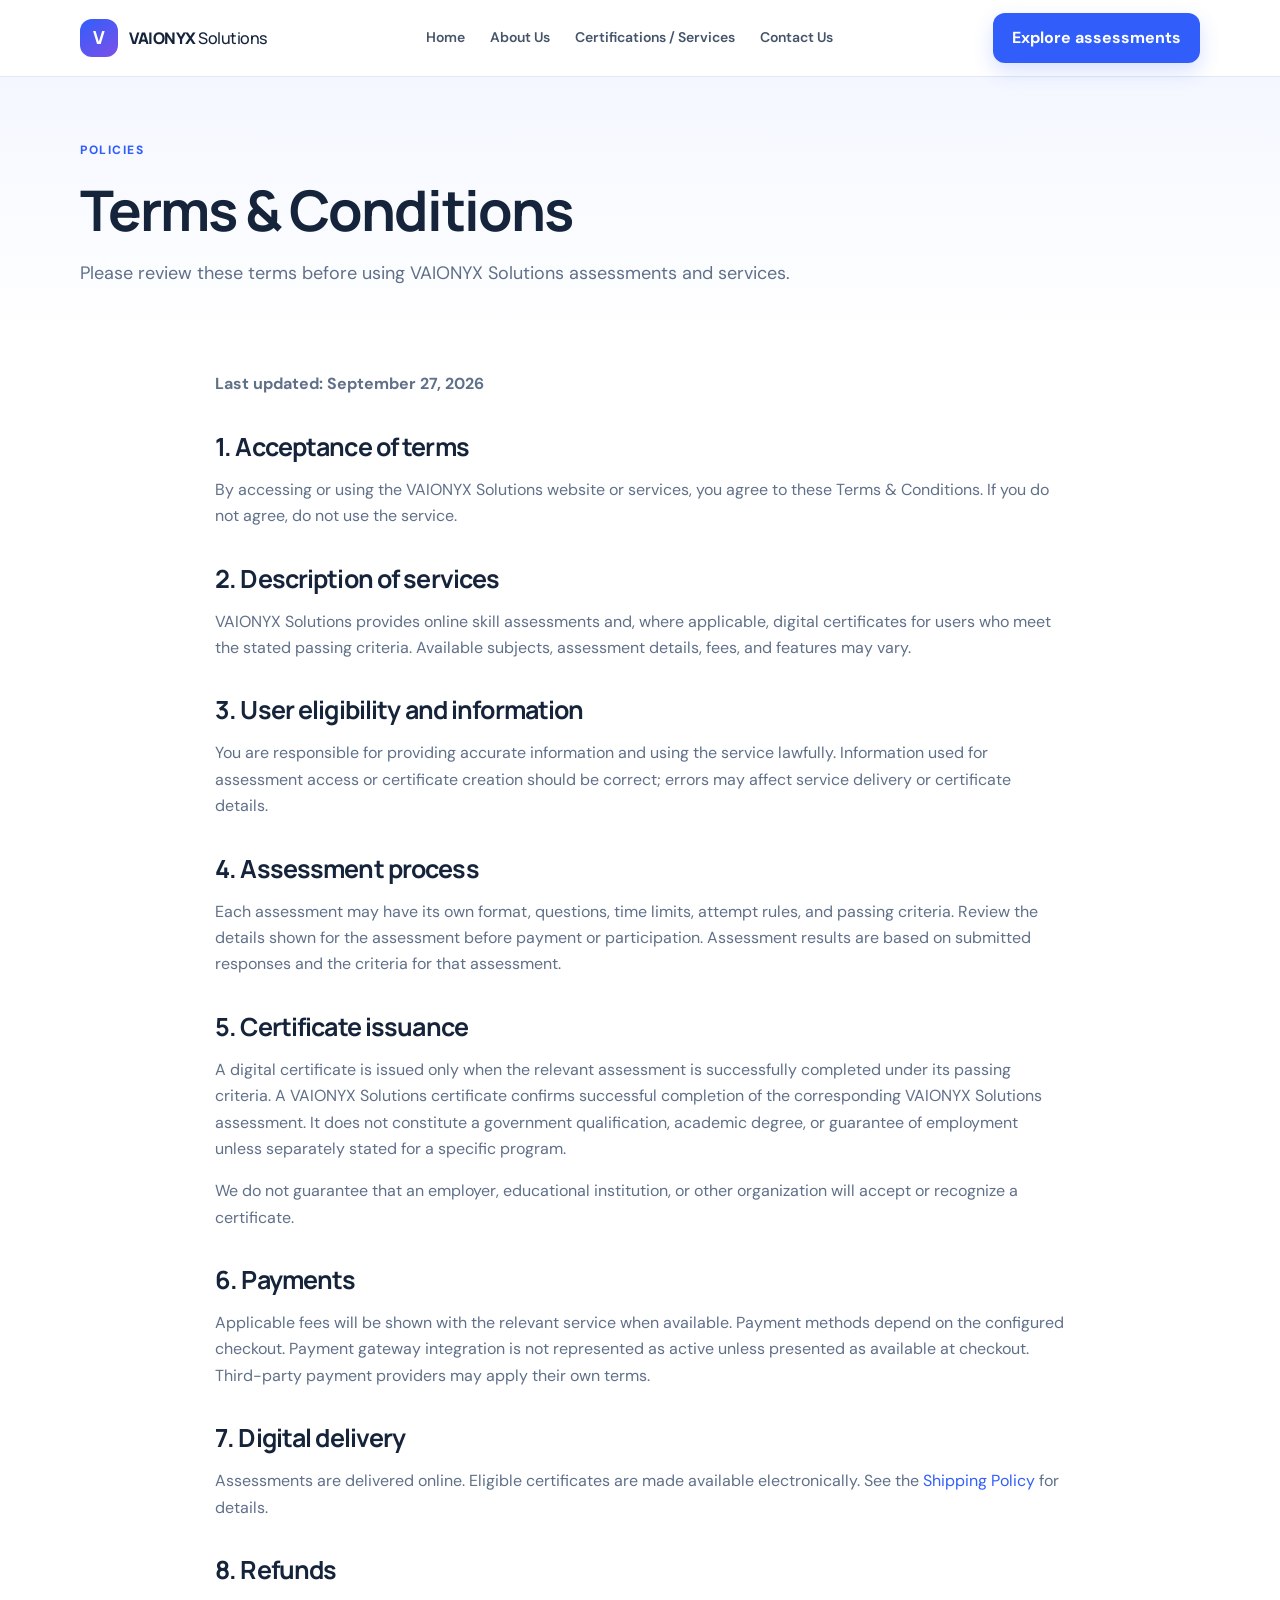
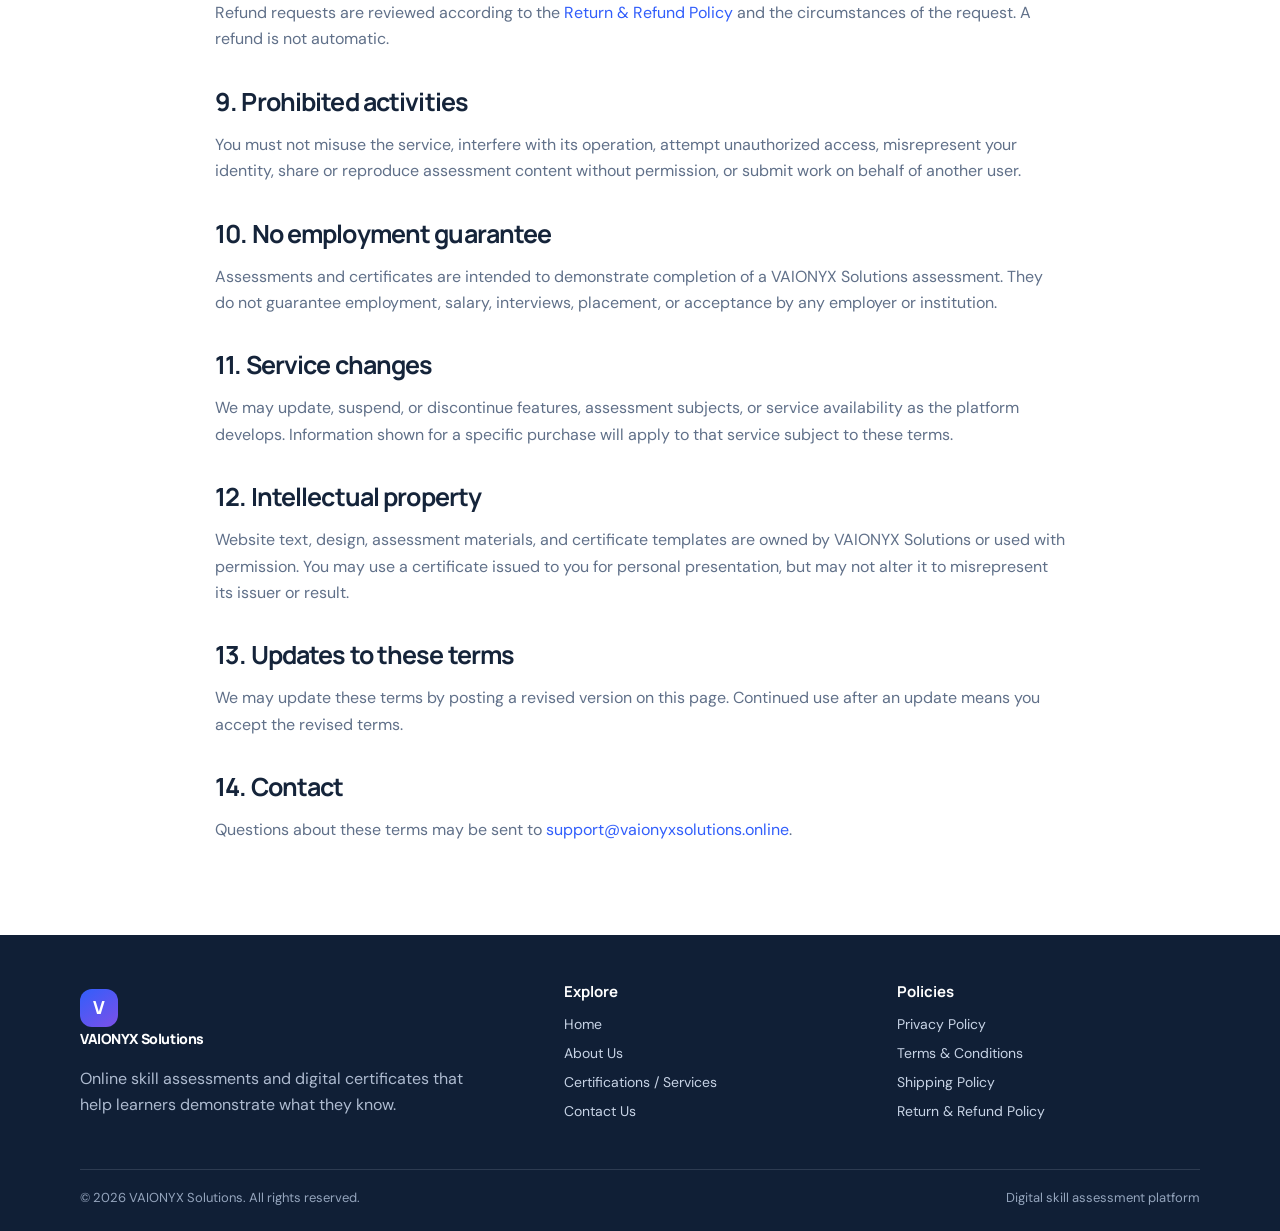
<file: terms.html>
<!doctype html><html lang="en"><head><meta charset="utf-8"><meta name="viewport" content="width=device-width, initial-scale=1"><meta name="description" content="Terms for using VAIONYX Solutions online skill assessments and digital certification services."><title>Terms & Conditions | VAIONYX Solutions</title><link rel="stylesheet" href="styles.css"></head><body><header class="topbar"><div class="wrap nav"><a class="brand" href="index.html"><span class="mark">V</span><span>VAIONYX <span style="font-weight:500">Solutions</span></span></a><nav class="links" aria-label="Main navigation"><a class="" href="index.html">Home</a><a class="" href="about.html">About Us</a><a class="" href="services.html">Certifications / Services</a><a class="" href="contact.html">Contact Us</a></nav><a class="btn" href="services.html">Explore assessments</a></div></header><section class="page-hero"><div class="wrap"><div class="eyebrow">Policies</div><h1 style="font-size:clamp(2.2rem,5vw,3.5rem)">Terms & Conditions</h1><p>Please review these terms before using VAIONYX Solutions assessments and services.</p></div></section><main class="wrap prose"><p><strong>Last updated: September 27, 2026</strong></p><h2>1. Acceptance of terms</h2><p>By accessing or using the VAIONYX Solutions website or services, you agree to these Terms & Conditions. If you do not agree, do not use the service.</p><h2>2. Description of services</h2><p>VAIONYX Solutions provides online skill assessments and, where applicable, digital certificates for users who meet the stated passing criteria. Available subjects, assessment details, fees, and features may vary.</p><h2>3. User eligibility and information</h2><p>You are responsible for providing accurate information and using the service lawfully. Information used for assessment access or certificate creation should be correct; errors may affect service delivery or certificate details.</p><h2>4. Assessment process</h2><p>Each assessment may have its own format, questions, time limits, attempt rules, and passing criteria. Review the details shown for the assessment before payment or participation. Assessment results are based on submitted responses and the criteria for that assessment.</p><h2>5. Certificate issuance</h2><p>A digital certificate is issued only when the relevant assessment is successfully completed under its passing criteria. A VAIONYX Solutions certificate confirms successful completion of the corresponding VAIONYX Solutions assessment. It does not constitute a government qualification, academic degree, or guarantee of employment unless separately stated for a specific program.</p><p>We do not guarantee that an employer, educational institution, or other organization will accept or recognize a certificate.</p><h2>6. Payments</h2><p>Applicable fees will be shown with the relevant service when available. Payment methods depend on the configured checkout. Payment gateway integration is not represented as active unless presented as available at checkout. Third-party payment providers may apply their own terms.</p><h2>7. Digital delivery</h2><p>Assessments are delivered online. Eligible certificates are made available electronically. See the <a href="shipping-policy.html">Shipping Policy</a> for details.</p><h2>8. Refunds</h2><p>Refund requests are reviewed according to the <a href="refund-policy.html">Return & Refund Policy</a> and the circumstances of the request. A refund is not automatic.</p><h2>9. Prohibited activities</h2><p>You must not misuse the service, interfere with its operation, attempt unauthorized access, misrepresent your identity, share or reproduce assessment content without permission, or submit work on behalf of another user.</p><h2>10. No employment guarantee</h2><p>Assessments and certificates are intended to demonstrate completion of a VAIONYX Solutions assessment. They do not guarantee employment, salary, interviews, placement, or acceptance by any employer or institution.</p><h2>11. Service changes</h2><p>We may update, suspend, or discontinue features, assessment subjects, or service availability as the platform develops. Information shown for a specific purchase will apply to that service subject to these terms.</p><h2>12. Intellectual property</h2><p>Website text, design, assessment materials, and certificate templates are owned by VAIONYX Solutions or used with permission. You may use a certificate issued to you for personal presentation, but may not alter it to misrepresent its issuer or result.</p><h2>13. Updates to these terms</h2><p>We may update these terms by posting a revised version on this page. Continued use after an update means you accept the revised terms.</p><h2>14. Contact</h2><p>Questions about these terms may be sent to <a href="mailto:support@vaionyxsolutions.online">support@vaionyxsolutions.online</a>.</p></main><footer class="footer"><div class="wrap"><div class="footer-grid"><div><a class="brand" href="index.html" style="color:#fff"><span class="mark">V</span><span>VAIONYX Solutions</span></a><p style="margin-top:16px">Online skill assessments and digital certificates that help learners demonstrate what they know.</p></div><div><h3>Explore</h3><a href="index.html">Home</a><a href="about.html">About Us</a><a href="services.html">Certifications / Services</a><a href="contact.html">Contact Us</a></div><div><h3>Policies</h3><a href="privacy-policy.html">Privacy Policy</a><a href="terms.html">Terms & Conditions</a><a href="shipping-policy.html">Shipping Policy</a><a href="refund-policy.html">Return & Refund Policy</a></div></div><div class="copyright"><span>© 2026 VAIONYX Solutions. All rights reserved.</span><span>Digital skill assessment platform</span></div></div></footer></body></html>
</file>
<file: styles.css>
@import url('https://fonts.googleapis.com/css2?family=DM+Sans:wght@400;500;600;700&family=Manrope:wght@400;500;600;700;800&display=swap');
:root{--ink:#15243a;--muted:#607089;--blue:#315efb;--teal:#19b7a0;--pale:#f3f7ff;--line:#e1e8f2;--white:#fff;--shadow:0 18px 55px rgba(25,46,83,.09)}*{box-sizing:border-box}body{margin:0;color:var(--ink);font:16px/1.65 'DM Sans',Arial,sans-serif;background:#fff}h1,h2,h3{font-family:Manrope,'DM Sans',sans-serif;line-height:1.16;letter-spacing:-.035em;margin:0 0 16px}h1{font-size:clamp(2.5rem,6vw,4.65rem)}h2{font-size:clamp(1.8rem,3.3vw,2.8rem)}h3{font-size:1.25rem}p{margin:0 0 16px;color:var(--muted)}a{color:var(--blue);text-decoration:none}a:hover{text-decoration:underline}.wrap{width:min(1120px,calc(100% - 40px));margin:auto}.topbar{border-bottom:1px solid var(--line);background:#fff;position:sticky;top:0;z-index:5}.nav{min-height:76px;display:flex;align-items:center;justify-content:space-between;gap:24px}.brand{display:flex;align-items:center;gap:11px;color:var(--ink);font-weight:800;letter-spacing:-.03em;font-family:Manrope,sans-serif}.mark{width:38px;height:38px;border-radius:12px;background:linear-gradient(145deg,var(--blue),#7c50e8);display:grid;place-items:center;color:white;font-size:18px;font-weight:800}.links{display:flex;gap:25px;align-items:center}.links a{font-size:14px;color:#45546a;font-weight:600}.links a.active{color:var(--blue)}.btn{display:inline-flex;align-items:center;justify-content:center;padding:12px 19px;border-radius:12px;background:var(--blue);color:white;font-weight:700;border:0;cursor:pointer;box-shadow:0 8px 20px rgba(49,94,251,.19)}.btn:hover{background:#244bdd;text-decoration:none}.btn.secondary{background:#fff;color:var(--ink);border:1px solid var(--line);box-shadow:none}.hero{padding:88px 0 76px;background:radial-gradient(ellipse at 84% 5%,#dce8ff 0,transparent 35%),linear-gradient(180deg,#f8faff,#fff)}.hero-grid{display:grid;grid-template-columns:1.12fr .88fr;align-items:center;gap:50px}.eyebrow{color:var(--blue);font-weight:800;text-transform:uppercase;letter-spacing:.13em;font-size:12px;margin-bottom:17px}.hero p{font-size:18px;max-width:600px;margin:22px 0 28px}.actions{display:flex;gap:12px;flex-wrap:wrap}.visual{padding:30px;border:1px solid #e6ecf6;border-radius:25px;background:rgba(255,255,255,.85);box-shadow:var(--shadow);transform:rotate(1deg)}.visual-top{display:flex;justify-content:space-between;align-items:center;margin-bottom:25px;font-weight:700}.pill{background:#eafaf6;color:#148b78;border-radius:30px;padding:6px 11px;font-size:12px}.progress{height:9px;border-radius:10px;background:#edf1f7;margin:12px 0 22px;overflow:hidden}.progress span{height:100%;display:block;width:72%;background:linear-gradient(90deg,var(--blue),var(--teal));border-radius:10px}.mini-row{display:flex;gap:12px;align-items:center;border-top:1px solid var(--line);padding:14px 0}.mini-icon,.icon{width:42px;height:42px;border-radius:13px;background:#edf2ff;display:grid;place-items:center;color:var(--blue);font-size:20px;flex:none}.mini-row strong{display:block}.mini-row small{color:var(--muted)}.section{padding:76px 0}.section.soft{background:var(--pale)}.center{text-align:center;max-width:720px;margin:0 auto 38px}.center p{font-size:17px}.grid{display:grid;grid-template-columns:repeat(4,1fr);gap:16px}.card{padding:24px;background:#fff;border:1px solid var(--line);border-radius:18px;box-shadow:0 7px 25px rgba(26,49,84,.035)}.card p{font-size:14px;margin:0}.card .icon{margin-bottom:18px}.steps{display:grid;grid-template-columns:repeat(6,1fr);gap:12px}.step{padding:20px 16px;background:white;border:1px solid var(--line);border-radius:16px}.num{font-size:12px;color:var(--blue);font-weight:800;letter-spacing:.08em;margin-bottom:12px}.step h3{font-size:17px;margin-bottom:8px}.step p{font-size:13px;margin:0}.callout{background:linear-gradient(110deg,#172947,#263f70);border-radius:24px;padding:42px;color:white;display:flex;justify-content:space-between;align-items:center;gap:25px}.callout p{color:#d8e2f2;margin:0}.callout h2{margin:0 0 8px}.callout .btn{background:#fff;color:#1b3768;white-space:nowrap}.page-hero{padding:64px 0 42px;background:linear-gradient(180deg,#f4f7ff,white)}.page-hero p{font-size:18px;max-width:760px}.prose{max-width:850px;padding:25px 0 75px}.prose h2{font-size:25px;margin-top:34px}.prose h3{margin-top:22px}.prose ul{color:var(--muted);padding-left:22px}.prose li{padding:4px 0}.note{padding:18px 20px;border-radius:14px;background:#f0f5ff;border-left:4px solid var(--blue);margin:20px 0;color:#43536a}.contact-grid{display:grid;grid-template-columns:.8fr 1.2fr;gap:40px}.contact-card,form{padding:28px;border:1px solid var(--line);border-radius:20px;background:white;box-shadow:var(--shadow)}label{display:block;font-weight:700;font-size:14px;margin:0 0 7px}input,textarea{width:100%;border:1px solid #d9e1ee;border-radius:10px;padding:12px 13px;font:inherit;margin-bottom:17px;color:var(--ink)}textarea{min-height:140px;resize:vertical}.form-note{font-size:13px;background:#f4f7fc;padding:12px;border-radius:10px}.footer{background:#101f36;color:white;padding:48px 0 22px}.footer-grid{display:grid;grid-template-columns:1.5fr 1fr 1fr;gap:30px;padding-bottom:35px}.footer p{color:#aebbd0;max-width:390px}.footer h3{font-size:15px;letter-spacing:0;margin-bottom:13px}.footer a{display:block;color:#c7d3e5;font-size:14px;margin:6px 0}.copyright{border-top:1px solid #2d3b51;padding-top:17px;color:#94a4bc;font-size:13px;display:flex;justify-content:space-between;gap:15px}.mobile-toggle{display:none}
@media(max-width:850px){.hero-grid,.contact-grid{grid-template-columns:1fr}.visual{max-width:550px}.grid{grid-template-columns:repeat(2,1fr)}.steps{grid-template-columns:repeat(3,1fr)}.footer-grid{grid-template-columns:1fr 1fr}.hero{padding:65px 0}.callout{align-items:flex-start;flex-direction:column}}
@media(max-width:600px){.wrap{width:min(100% - 30px,1120px)}.nav{min-height:66px;flex-wrap:wrap;padding:12px 0}.links{order:3;width:100%;overflow-x:auto;gap:19px;padding:4px 0 8px}.links a{white-space:nowrap;font-size:13px}.nav>.btn{padding:9px 12px;font-size:13px}.hero{padding:48px 0}.section{padding:55px 0}.grid{grid-template-columns:1fr}.steps{grid-template-columns:repeat(2,1fr)}.visual{padding:21px}.page-hero{padding:47px 0 27px}.contact-card,form{padding:21px}.footer-grid{grid-template-columns:1fr 1fr;gap:20px}.footer-grid>div:first-child{grid-column:1/-1}.copyright{flex-direction:column}.callout{padding:28px}}
</file>
